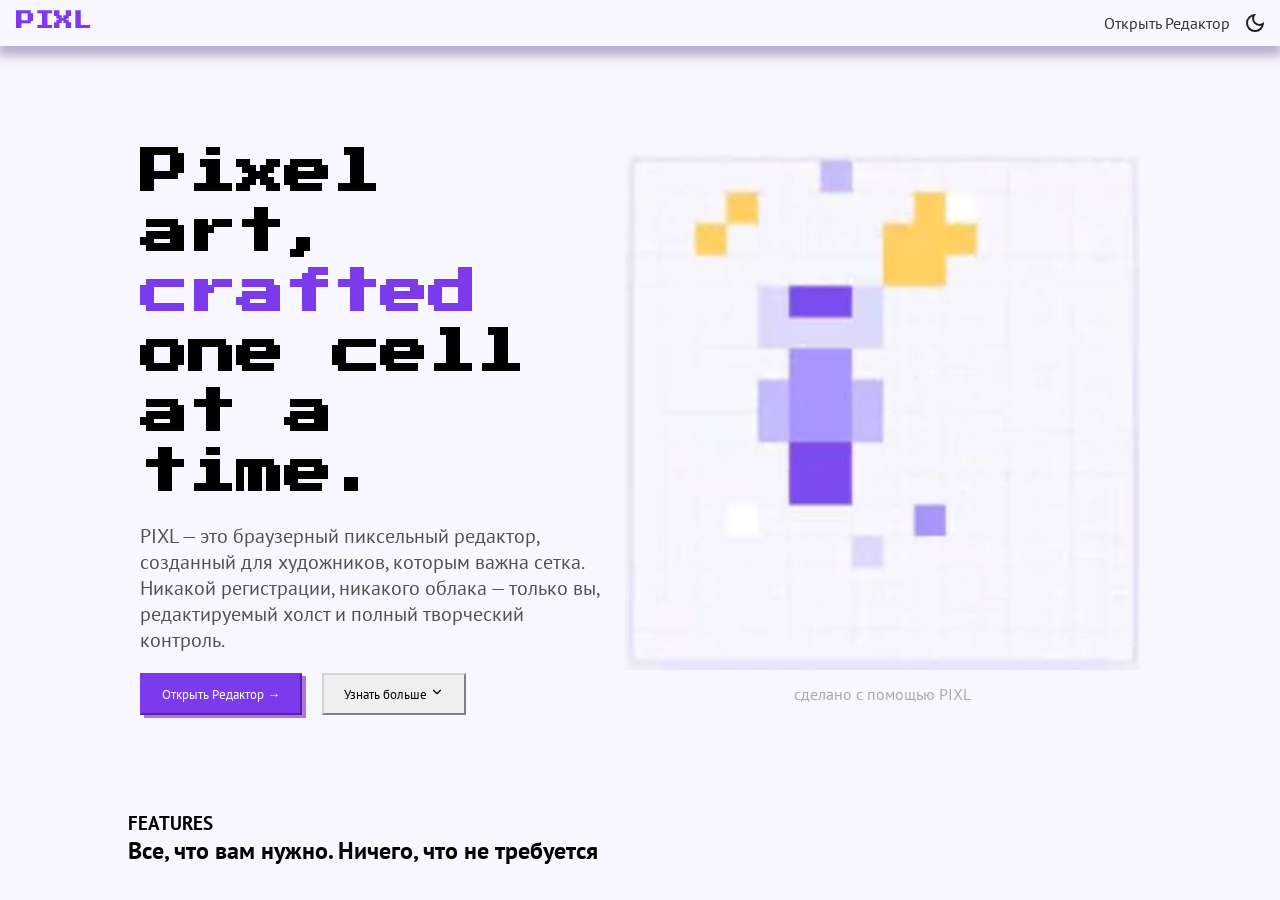
<file: index.html>
<!DOCTYPE html>
<html>
    <head>
        <title>PIXL-Editor</title>
        <link rel="stylesheet" href="style.css">
    </head>
    <body>
        <header>
            <h3><a>PIXL</a></h3>
            <div>
                <a href="pixel.html">Открыть Редактор</a>
                <img src="src/DarkMode.svg" id="Theme">
            </div>
        </header>
        <main>
            <section id="cover">
                <div id="left">
                    <h1>Pixel art,<br><span>crafted</span><br>one cell<br>at a time.</h1>
                    <p id="description">PIXL — это браузерный пиксельный редактор, созданный для художников, которым важна сетка. Никакой регистрации, никакого облака — только вы, редактируемый холст и полный творческий контроль.</p>
                    <div id="buttons">
                        <button id="leftbutton" onclick="window.location.href='pixel.html';">Открыть Редактор →</button>
                        <button id="rightbutton">Узнать больше <svg xmlns="http://www.w3.org/2000/svg" width="14" height="14" viewBox="0 0 24 24" fill="none" stroke="currentColor" stroke-width="2" stroke-linecap="round" stroke-linejoin="round" class="lucide lucide-chevron-down" data-fg-d3bl43="0.8:1.23470:/src/app/App.tsx:328:30:11648:25:e:ChevronDown::::::Ddn3" data-fgid-d3bl43=":r1d4:"><path d="m6 9 6 6 6-6"></path></svg></button>
                    </div>
                </div>
                <div>
                    <img src="src/image.png" draggable="false">
                    <p id="caption">сделано с помощью PIXL</p>
                </div>
            </section>
            <section id="features">
                <div>
                    <h3>FEATURES</h3>
                    <h1>Все, что вам нужно. Ничего, что не требуется</h1>
                </div>
            </section>
        </main>
        <footer>

        </footer>
    </body>
</html>
</file>
<file: style.css>
@import url('https://fonts.googleapis.com/css2?family=Press+Start+2P&display=swap');
@import url('https://fonts.googleapis.com/css2?family=PT+Sans:ital,wght@0,400;0,700;1,400;1,700&display=swap');

:root {
  --font-size: 16px;
  --background: #f8f7ff;
  --foreground: #1a1025;
  --card: #ffffff;
  --card-foreground: #1a1025;
  --popover: #ffffff;
  --popover-foreground: #1a1025;
  --primary: #7c3aed;
  --primary-foreground: #ffffff;
  --secondary: #ede9fe;
  --secondary-foreground: #4c1d95;
  --muted: #f0eefb;
  --muted-foreground: #b9afcc;
  --accent: #7c3aed;
  --accent-foreground: #ffffff;
  --destructive: #d4183d;
  --destructive-foreground: #ffffff;
  --border: rgba(124, 58, 237, 0.15);
  --input: transparent;
  --input-background: #f0eefb;
  --switch-background: #c4b5fd;
  --font-weight-medium: 500;
  --font-weight-normal: 400;
  --ring: #7c3aed;
  --chart-1: oklch(0.646 0.222 41.116);
  --chart-2: oklch(0.6 0.118 184.704);
  --chart-3: oklch(0.398 0.07 227.392);
  --chart-4: oklch(0.828 0.189 84.429);
  --chart-5: oklch(0.769 0.188 70.08);
  --radius: 0.625rem;
  --sidebar: oklch(0.985 0 0);
  --sidebar-foreground: oklch(0.145 0 0);
  --sidebar-primary: #030213;
  --sidebar-primary-foreground: oklch(0.985 0 0);
  --sidebar-accent: oklch(0.97 0 0);
  --sidebar-accent-foreground: oklch(0.205 0 0);
  --sidebar-border: oklch(90.365% 0.0001 271.152);
  --sidebar-ring: oklch(0.708 0 0);
}

.dark {
  --background: #110d1e;
  --foreground: #f0ebff;
  --card: #1c1630;
  --card-foreground: #f0ebff;
  --popover: #1c1630;
  --popover-foreground: #f0ebff;
  --primary: #a78bfa;
  --primary-foreground: #1a1025;
  --secondary: #2d1f4e;
  --secondary-foreground: #ddd6fe;
  --muted: #231a3a;
  --muted-foreground: #9d8fc0;
  --accent: #a78bfa;
  --accent-foreground: #1a1025;
  --destructive: oklch(0.396 0.141 25.723);
  --destructive-foreground: oklch(0.637 0.237 25.331);
  --border: rgba(167, 139, 250, 0.2);
  --input: oklch(0.269 0 0);
  --ring: #a78bfa;
  --font-weight-medium: 500;
  --font-weight-normal: 400;
  --chart-1: oklch(0.488 0.243 264.376);
  --chart-2: oklch(0.696 0.17 162.48);
  --chart-3: oklch(0.769 0.188 70.08);
  --chart-4: oklch(0.627 0.265 303.9);
  --chart-5: oklch(0.645 0.246 16.439);
  --sidebar: oklch(0.205 0 0);
  --sidebar-foreground: oklch(0.985 0 0);
  --sidebar-primary: oklch(0.488 0.243 264.376);
  --sidebar-primary-foreground: oklch(0.985 0 0);
  --sidebar-accent: oklch(0.269 0 0);
  --sidebar-accent-foreground: oklch(0.985 0 0);
  --sidebar-border: oklch(0.269 0 0);
  --sidebar-ring: oklch(0.439 0 0);
}

* {
    margin: 0;
}

body {
    font-family: sans-serif;
    display: flex;
    flex-direction: column;
    align-items: center;
    user-select: none;
    font-family: "PT Sans", sans-serif;
    background-color: var(--background);
}

header {
    display: flex;
    flex-direction: row;
    align-items: center;
    justify-content: space-between;
    width: 98vw;
    box-shadow: 0 10px 10px 0 var(--muted-foreground);
    color: var(--border);
    padding: 10px 15px
}

header h3 a {
    color: var(--primary);
    font-family: "Press Start 2P", system-ui;
}

header div {
    display: flex;
    align-items: center;
    gap: 10px;
}

header a {
    color: rgb(53, 53, 53);
    text-decoration: none;
    padding: 3px;
}
header a:hover {
    color: rgb(0, 0, 0);
    border-bottom: 1.5px solid black;
}

header h3 a:hover {
    color: var(--primary);
    border: none;
}

header svg {
    border: 1px solid lightgray;
    border-radius: 5px;
    padding: 8px;
}
header svg:hover {
    border-radius: 4px;
    box-shadow: 0 0 14px 4px var(--primary)
}

#cover {
    display: flex;
    justify-content: space-around;
    align-items: center;
    width: 80vw;
    height: 85vh;
}
#cover h1 {
    font-family: "Press Start 2P", system-ui;
    line-height: 60px;
}
#description {
    color: rgb(80, 80, 80);
    font-size: 20px
}

#cover img {
    user-select: none;
    height: 80%;
}

#caption {
    color: rgb(170, 170, 170);
    text-align: center;
    margin-top: 10px;
    font-size: 16px;
}

#left {
    display: flex;
    flex-direction: column;
    gap: 20px;
    width: 45%;
}

#left h1 {
    font-size: 3em;
}

#left span {
    color: var(--primary);
}

#leftbutton {
    background-color: var(--primary);
    border-color: var(--primary);
    color: white;
    padding: 10px 20px;
    box-shadow: 4px 3px 0 0 rgb(174, 116, 230);
    font-family: "PT Sans", sans-serif;
}

#rightbutton {
    padding: 10px 20px;
    border-color: lightgray;
    font-family: "PT Sans", sans-serif;
}

#buttons {
    display: flex;
    gap: 20px;
}

.grid {
    background-color: var(--sidebar);
    width: 70vw;
    height: 40vw;
    display: grid;
    border: 0.7px solid black;
}

.pixel {
    border: 0.5px solid var(--sidebar-border);
}

.pixel:hover {
    opacity: 0.7;
    background-color: var(--sidebar-ring);
}

.drawing-panel {
    display: flex;
    height: 95vh;
    align-items: center;
}

.sidebar {
    width: 20%;
    background-color: var(--sidebar);
    display: flex;
    flex-direction: column;
}

.tools img {
    border: 0.5px solid var(--muted-foreground);
    padding: 5px;
    border-radius: 5px;
    background-color: var(--secondary);
}
#GridOn {
    background-color: var(--primary);

}

.tools img:active {
    background-color: var(--primary);
}

.palette {
    display: grid;
    border: #1c1630 2px solid;
    border-radius: 4px;
    padding: 7px;
    height: 240px;
    width: 270px;
    gap: 7px;
    grid-template-columns: repeat(7, 1fr);
    grid-template-rows: repeat(7, 1fr);
}
.palette-color {
    border: rgb(0, 0, 0) 1px solid;
    border-radius: 4px;
}
</file>
